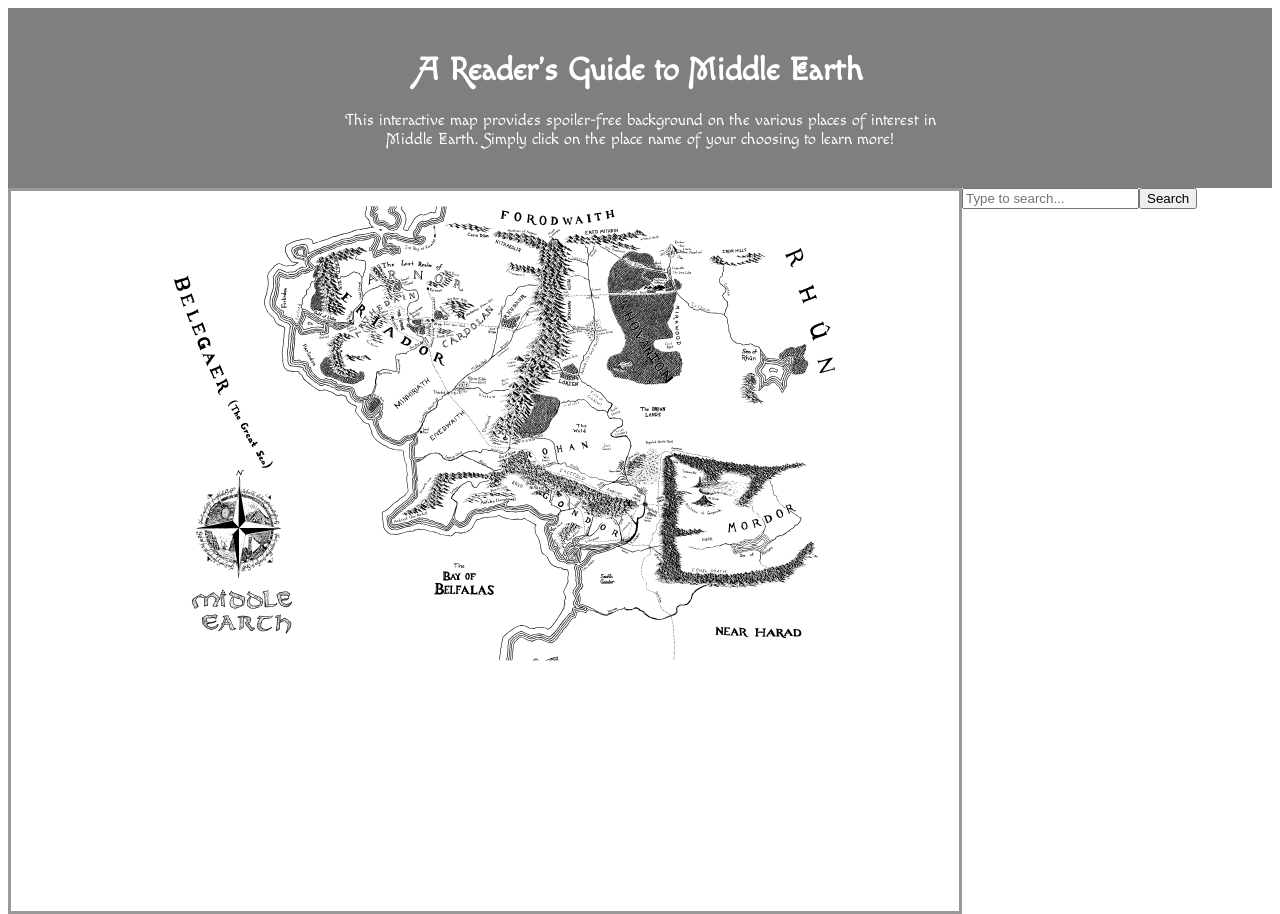
<file: middle_earth/index.html>
<!DOCTYPE html>
<html lang="en">
	<head>
		<meta charset="utf-8">
		<meta name="viewport" content="width=device-width">
		<title>A Reader's Guide to Middle Earth</title>

		<!--put your external stylesheet links here-->
		<link href="https://fonts.googleapis.com/css?family=Macondo+Swash+Caps" rel="stylesheet">
        <link rel="stylesheet" href="css/style.css">
		<!--[if IE<9]>
			<link rel="stylesheet" href="css/style.ie.css">
		<![endif]-->
	</head>

	<body>
		<!--put your initial page content here-->
        <div class="hero-image">
            <div class="hero-text">
               	<h1>A Reader's Guide to Middle Earth</h1>
                    <p>This interactive map provides spoiler-free background on the various places of interest in Middle Earth. Simply click on the place name of your choosing to learn more!</p>
            </div>
       	</div>

		<!--you can also use this space for internal scripts or stylesheets;
		place these within <script> or <style> tags-->
		<div id="panel"></div>
		<!--put your external script links here-->
        <script type="text/javascript" src="lib/topojson.js"></script>
        <script type="text/javascript" src="lib/d3.js"></script>
		<script type="text/javascript" src="js/main.js"></script>
	</body>
</html>
</file>
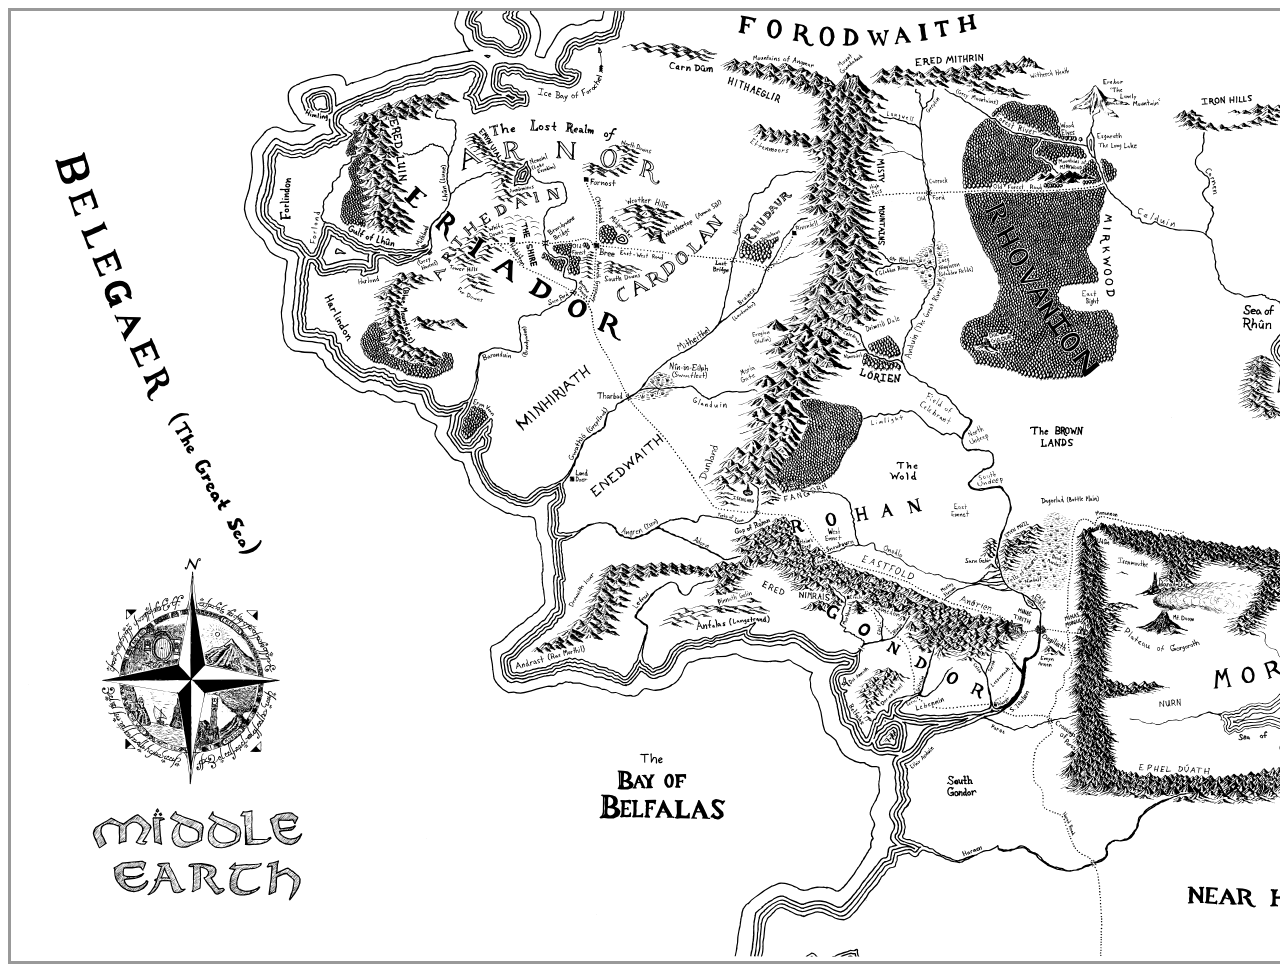
<file: middle_earth/middle_earth/index.html>
<!DOCTYPE html>
<html lang="en">
	<head>
		<meta charset="utf-8">
		<meta name="viewport" content="width=device-width">
		<title></title>

		<!--put your external stylesheet links here-->
		<link rel="stylesheet" href="css/style.css">
		<!--[if IE<9]>
			<link rel="stylesheet" href="css/style.ie.css">
		<![endif]-->
	</head>

	<body>
		<!--put your initial page content here-->
			
		<!--you can also use this space for internal scripts or stylesheets;
		place these within <script> or <style> tags-->

		<!--put your external script links here-->
        <script type="text/javascript" src="lib/topojson.js"></script>
        <script type="text/javascript" src="lib/d3.js"></script>
		<script type="text/javascript" src="js/main.js"></script>
	</body>
</html>
</file>
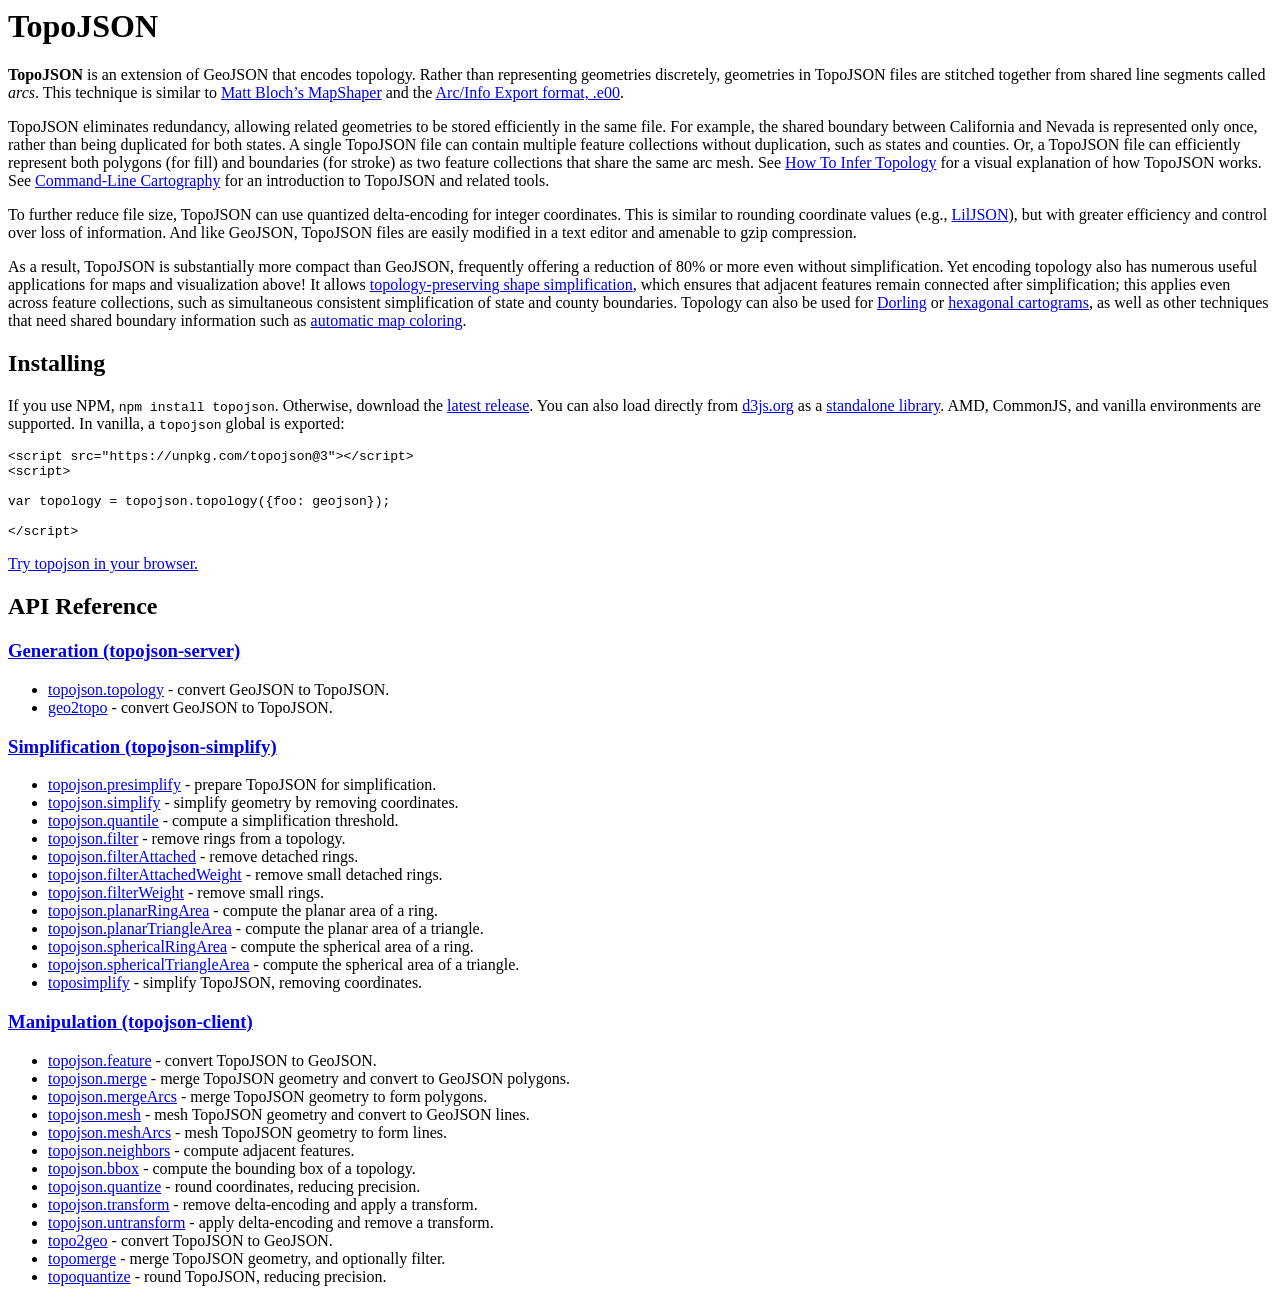
<file: middle_earth/lib/topojson/README.html>
<html>
      <head>
        <meta charset="UTF-8">
        <title>README.md</title>
      </head>
      <body>
        <h1 id="topojson">TopoJSON</h1>
<p><strong>TopoJSON</strong> is an extension of GeoJSON that encodes topology. Rather than representing geometries discretely, geometries in TopoJSON files are stitched together from shared line segments called <em>arcs</em>. This technique is similar to <a href="http://www.cartogis.org/docs/proceedings/2006/bloch_harrower.pdf">Matt Bloch’s MapShaper</a> and the <a href="https://web.archive.org/web/20140721114041/http://indiemaps.com:80/blog/2009/02/e00parser-an-actionscript-3-parser-for-the-arcinfo-export-topological-gis-format/">Arc/Info Export format, .e00</a>.</p>
<p>TopoJSON eliminates redundancy, allowing related geometries to be stored efficiently in the same file. For example, the shared boundary between California and Nevada is represented only once, rather than being duplicated for both states. A single TopoJSON file can contain multiple feature collections without duplication, such as states and counties. Or, a TopoJSON file can efficiently represent both polygons (for fill) and boundaries (for stroke) as two feature collections that share the same arc mesh. See <a href="https://bost.ocks.org/mike/topology/">How To Infer Topology</a> for a visual explanation of how TopoJSON works. See <a href="https://medium.com/@mbostock/command-line-cartography-part-1-897aa8f8ca2c">Command-Line Cartography</a> for an introduction to TopoJSON and related tools.</p>
<p>To further reduce file size, TopoJSON can use quantized delta-encoding for integer coordinates. This is similar to rounding coordinate values (e.g., <a href="https://github.com/migurski/LilJSON">LilJSON</a>), but with greater efficiency and control over loss of information. And like GeoJSON, TopoJSON files are easily modified in a text editor and amenable to gzip compression.</p>
<p>As a result, TopoJSON is substantially more compact than GeoJSON, frequently offering a reduction of 80% or more even without simplification. Yet encoding topology also has numerous useful applications for maps and visualization above! It allows <a href="https://github.com/topojson/topojson-simplify">topology-preserving shape simplification</a>, which ensures that adjacent features remain connected after simplification; this applies even across feature collections, such as simultaneous consistent simplification of state and county boundaries. Topology can also be used for <a href="http://www.ncgia.ucsb.edu/projects/Cartogram_Central/types.html">Dorling</a> or <a href="http://pitchinteractive.com/latest/tilegrams-more-human-maps/">hexagonal cartograms</a>, as well as other techniques that need shared boundary information such as <a href="https://bl.ocks.org/4188334">automatic map coloring</a>.</p>
<h2 id="installing">Installing</h2>
<p>If you use NPM, <code>npm install topojson</code>. Otherwise, download the <a href="https://github.com/topojson/topojson/releases/latest">latest release</a>. You can also load directly from <a href="https://d3js.org">d3js.org</a> as a <a href="https://unpkg.com/topojson@3">standalone library</a>. AMD, CommonJS, and vanilla environments are supported. In vanilla, a <code>topojson</code> global is exported:</p>
<pre><code class="lang-html">&lt;script src=&quot;https://unpkg.com/topojson@3&quot;&gt;&lt;/script&gt;
&lt;script&gt;

var topology = topojson.topology({foo: geojson});

&lt;/script&gt;
</code></pre>
<p><a href="https://tonicdev.com/npm/topojson">Try topojson in your browser.</a></p>
<h2 id="api-reference">API Reference</h2>
<h3 id="generation-topojson-server-"><a href="https://github.com/topojson/topojson-server">Generation (topojson-server)</a></h3>
<ul>
<li><a href="https://github.com/topojson/topojson-server/blob/master/README.md#topology">topojson.topology</a> - convert GeoJSON to TopoJSON.</li>
<li><a href="https://github.com/topojson/topojson-server/blob/master/README.md#geo2topo">geo2topo</a> - convert GeoJSON to TopoJSON.</li>
</ul>
<h3 id="simplification-topojson-simplify-"><a href="https://github.com/topojson/topojson-simplify">Simplification (topojson-simplify)</a></h3>
<ul>
<li><a href="https://github.com/topojson/topojson-simplify/blob/master/README.md#presimplify">topojson.presimplify</a> - prepare TopoJSON for simplification.</li>
<li><a href="https://github.com/topojson/topojson-simplify/blob/master/README.md#simplify">topojson.simplify</a> - simplify geometry by removing coordinates.</li>
<li><a href="https://github.com/topojson/topojson-simplify/blob/master/README.md#quantile">topojson.quantile</a> - compute a simplification threshold.</li>
<li><a href="https://github.com/topojson/topojson-simplify/blob/master/README.md#filter">topojson.filter</a> - remove rings from a topology.</li>
<li><a href="https://github.com/topojson/topojson-simplify/blob/master/README.md#filterAttached">topojson.filterAttached</a> - remove detached rings.</li>
<li><a href="https://github.com/topojson/topojson-simplify/blob/master/README.md#filterAttachedWeight">topojson.filterAttachedWeight</a> - remove small detached rings.</li>
<li><a href="https://github.com/topojson/topojson-simplify/blob/master/README.md#filterWeight">topojson.filterWeight</a> - remove small rings.</li>
<li><a href="https://github.com/topojson/topojson-simplify/blob/master/README.md#planarRingArea">topojson.planarRingArea</a> - compute the planar area of a ring.</li>
<li><a href="https://github.com/topojson/topojson-simplify/blob/master/README.md#planarTriangleArea">topojson.planarTriangleArea</a> - compute the planar area of a triangle.</li>
<li><a href="https://github.com/topojson/topojson-simplify/blob/master/README.md#sphericalRingArea">topojson.sphericalRingArea</a> - compute the spherical area of a ring.</li>
<li><a href="https://github.com/topojson/topojson-simplify/blob/master/README.md#sphericalTriangleArea">topojson.sphericalTriangleArea</a> - compute the spherical area of a triangle.</li>
<li><a href="https://github.com/topojson/topojson-simplify/blob/master/README.md#toposimplify">toposimplify</a> - simplify TopoJSON, removing coordinates.</li>
</ul>
<h3 id="manipulation-topojson-client-"><a href="https://github.com/topojson/topojson-client">Manipulation (topojson-client)</a></h3>
<ul>
<li><a href="https://github.com/topojson/topojson-client/blob/master/README.md#feature">topojson.feature</a> - convert TopoJSON to GeoJSON.</li>
<li><a href="https://github.com/topojson/topojson-client/blob/master/README.md#merge">topojson.merge</a> - merge TopoJSON geometry and convert to GeoJSON polygons.</li>
<li><a href="https://github.com/topojson/topojson-client/blob/master/README.md#mergeArcs">topojson.mergeArcs</a> - merge TopoJSON geometry to form polygons.</li>
<li><a href="https://github.com/topojson/topojson-client/blob/master/README.md#mesh">topojson.mesh</a> - mesh TopoJSON geometry and convert to GeoJSON lines.</li>
<li><a href="https://github.com/topojson/topojson-client/blob/master/README.md#meshArcs">topojson.meshArcs</a> - mesh TopoJSON geometry to form lines.</li>
<li><a href="https://github.com/topojson/topojson-client/blob/master/README.md#neighbors">topojson.neighbors</a> - compute adjacent features.</li>
<li><a href="https://github.com/topojson/topojson-client/blob/master/README.md#bbox">topojson.bbox</a> - compute the bounding box of a topology.</li>
<li><a href="https://github.com/topojson/topojson-client/blob/master/README.md#quantize">topojson.quantize</a> - round coordinates, reducing precision.</li>
<li><a href="https://github.com/topojson/topojson-client/blob/master/README.md#transform">topojson.transform</a> - remove delta-encoding and apply a transform.</li>
<li><a href="https://github.com/topojson/topojson-client/blob/master/README.md#untransform">topojson.untransform</a> - apply delta-encoding and remove a transform.</li>
<li><a href="https://github.com/topojson/topojson-client/blob/master/README.md#topo2geo">topo2geo</a> - convert TopoJSON to GeoJSON.</li>
<li><a href="https://github.com/topojson/topojson-client/blob/master/README.md#topomerge">topomerge</a> - merge TopoJSON geometry, and optionally filter.</li>
<li><a href="https://github.com/topojson/topojson-client/blob/master/README.md#topoquantize">topoquantize</a> - round TopoJSON, reducing precision.</li>
</ul>

      </body>
    </html>
</file>
<file: middle_earth/css/style.css>
body, html {
    height: 100%;
    font-family: 'Macondo Swash Caps', cursive;
}
.hero-image {
    background-image: linear-gradient(rgba(0, 0, 0, 0.5), rgba(0, 0, 0, 0.5));
    
    height: 20%;
    background-position: center;
    background-repeat: no-repeat;
    background-size: cover;
    position: relative;
}
.hero-text {
  text-align: center;
  position: absolute;
  top: 50%;
  left: 50%;
  transform: translate(-50%, -50%);
  color: white;
}
.map {
    float: left;
    width: 75%;
    height: 80%;
	border: medium solid #999;
}
.panel {
    width: 15%;
    padding: 10px;
    display: inline-block;
    vertical-align: top;
} 
.panel {
    background-color: rgba(128,128,128,.2);
    border: medium solid #999;
    float: top;
    margin: 10px 20px 0 0;
}

.panel {
    float: top, right;
    margin: 7px 20px 0 0;
}

.panelBackground {
    fill: rgba(128,128,128,.2);
}

.panelFrame {
    fill: none;
    stroke: #999;
    stroke-width: 3px;
    shape-rendering: crispEdges;
}
</file>
<file: middle_earth/middle_earth/css/style.css>
.regions {
    fill: #black;
    stroke: #999;
    stroke-width: 2px;
}

.countries {
    fill: #black;
    stroke: #black;
    stroke-width: 2px;
}

.gratLines {
    fill: none;
    stroke: #999;
    stroke-width: 1px;
}

.gratBackground {
    fill: #D5E3FF;
}

.map {
    border: medium solid #999;
}
</file>
